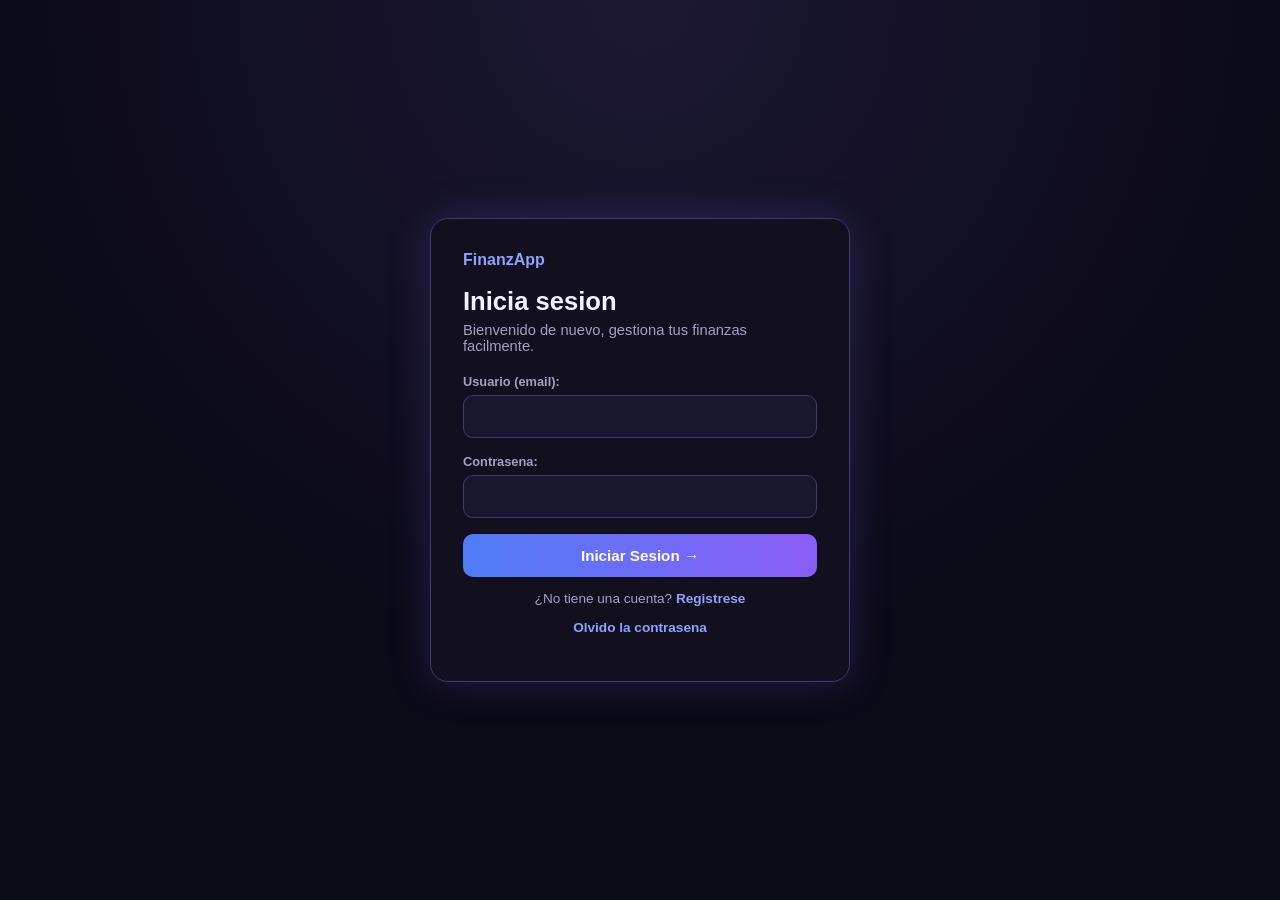
<file: legacy-html-js/index.html>
<!DOCTYPE html>
<html lang="es">
<head>
  <meta charset="UTF-8" />
  <meta name="viewport" content="width=device-width, initial-scale=1.0" />
  <title>FinanzApp | Iniciar sesion</title>
  <link rel="stylesheet" href="css/styles.css" />
</head>
<body>

  <!-- Tarjeta del formulario de inicio de sesion -->
  <main class="tarjeta-auth">
    <div class="tarjeta-auth__marca">FinanzApp</div>
    <h1>Inicia sesion</h1>
    <p class="tarjeta-auth__subtitulo">
      Bienvenido de nuevo, gestiona tus finanzas facilmente.
    </p>

    <!-- Alertas de error y de exito, ocultas por defecto -->
    <div id="alertaError" class="alerta alerta--error oculto" role="alert"></div>
    <div id="alertaExito" class="alerta alerta--exito oculto" role="status"></div>

    <form id="formLogin" novalidate>
      <div class="campo" id="campoEmail">
        <label for="email">Usuario (email):</label>
        <input type="email" id="email" name="email" autocomplete="email" />
        <div class="campo__mensaje-error"></div>
      </div>

      <div class="campo" id="campoPassword">
        <label for="password">Contrasena:</label>
        <input type="password" id="password" name="password" autocomplete="current-password" />
        <div class="campo__mensaje-error"></div>
      </div>

      <button type="submit" class="boton">Iniciar Sesion &rarr;</button>
    </form>

    <p class="enlace-auxiliar">
      ¿No tiene una cuenta? <a href="registro.html">Registrese</a>
    </p>
    <p class="enlace-auxiliar">
      <a href="recuperar.html" id="enlaceOlvidoPassword">Olvido la contrasena</a>
    </p>
  </main>

  <script src="js/storage.js"></script>
  <script src="js/validaciones.js"></script>
  <script src="js/auth.js"></script>
</body>
</html>
</file>
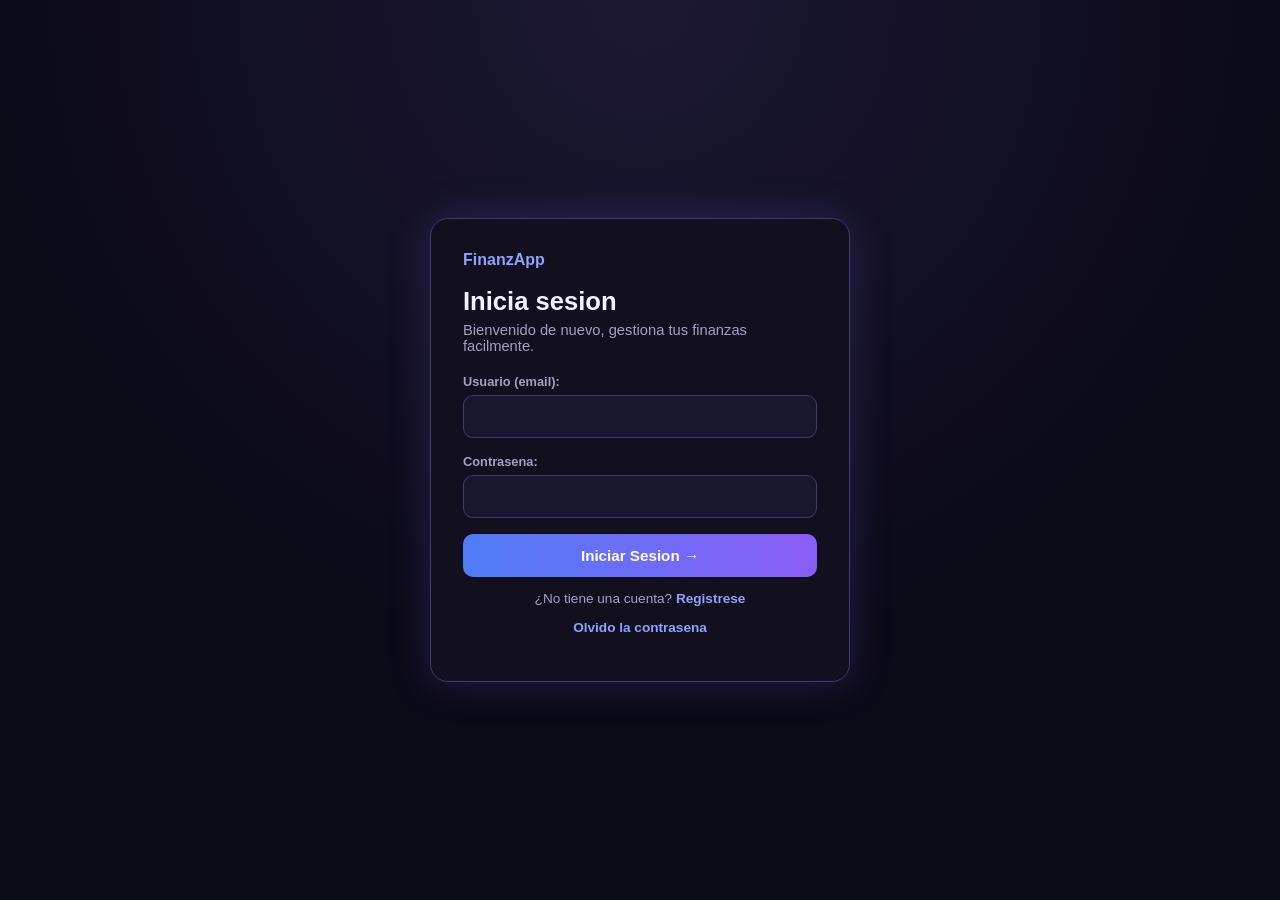
<file: legacy-html-js/admin.html>
<!DOCTYPE html>
<html lang="es">
<head>
  <meta charset="UTF-8" />
  <meta name="viewport" content="width=device-width, initial-scale=1.0" />
  <title>FinanzApp | Gestion de usuarios</title>
  <link rel="stylesheet" href="css/styles.css" />
</head>
<body class="admin-body">

  <!-- Encabezado del panel administrativo -->
  <header class="admin-header">
    <div class="admin-header__marca">
      FinanzApp <span>/ ADMIN</span>
    </div>
    <div class="admin-header__sesion">
      <span>Sesion: <strong id="nombreSesion">Administrador</strong></span>
      <a href="perfil.html" class="boton-chico" style="text-decoration:none;">Mi perfil</a>
      <button type="button" class="boton-chico" id="botonCerrarSesion">Cerrar sesion</button>
    </div>
  </header>

  <main class="admin-main">
    <h1>Gestion de usuarios</h1>
    <p class="admin-main__subtitulo">
      Consulta, edita o elimina las cuentas registradas en FinanzApp.
    </p>

    <!-- Tabla con los usuarios almacenados (equivalente a SELECT * FROM usuarios) -->
    <table class="tabla-usuarios">
      <thead>
        <tr>
          <th>Nombre</th>
          <th>Cedula</th>
          <th>Email</th>
          <th>Rol</th>
          <th>Saldo</th>
          <th>Acciones</th>
        </tr>
      </thead>
      <tbody id="cuerpoTablaUsuarios">
        <!-- Filas generadas dinamicamente por admin.js -->
      </tbody>
    </table>

    <!-- Panel de edicion, oculto hasta que se presiona "Editar" -->
    <section class="panel-edicion oculto" id="panelEdicion">
      <h2 id="tituloEdicion">Editando usuario</h2>
      <form id="formEdicion">
        <input type="hidden" id="editId" />
        <div class="panel-edicion__grid">
          <div class="campo" id="campoEditNombres">
            <label for="editNombres">Nombres</label>
            <input type="text" id="editNombres" />
          </div>
          <div class="campo" id="campoEditApellidos">
            <label for="editApellidos">Apellidos</label>
            <input type="text" id="editApellidos" />
          </div>
          <div class="campo" id="campoEditCedula">
            <label for="editCedula">Cedula</label>
            <input type="text" id="editCedula" inputmode="numeric" />
          </div>
          <div class="campo" id="campoEditFechaNacimiento">
            <label for="editFechaNacimiento">Fecha de nacimiento</label>
            <input type="date" id="editFechaNacimiento" />
          </div>
          <div class="campo" id="campoEditEmail">
            <label for="editEmail">Email</label>
            <input type="email" id="editEmail" />
          </div>
          <div class="campo">
            <label for="editRol">Rol</label>
            <select id="editRol">
              <option value="USER">USER</option>
              <option value="ADMIN">ADMIN</option>
            </select>
          </div>
        </div>
        <div class="panel-edicion__acciones">
          <button type="submit" class="boton">Guardar cambios</button>
          <button type="button" class="boton boton--secundario" id="botonCancelarEdicion">
            Cancelar
          </button>
        </div>
      </form>
    </section>
  </main>

  <script src="js/storage.js"></script>
  <script src="js/validaciones.js"></script>
  <script src="js/admin.js"></script>
</body>
</html>
</file>
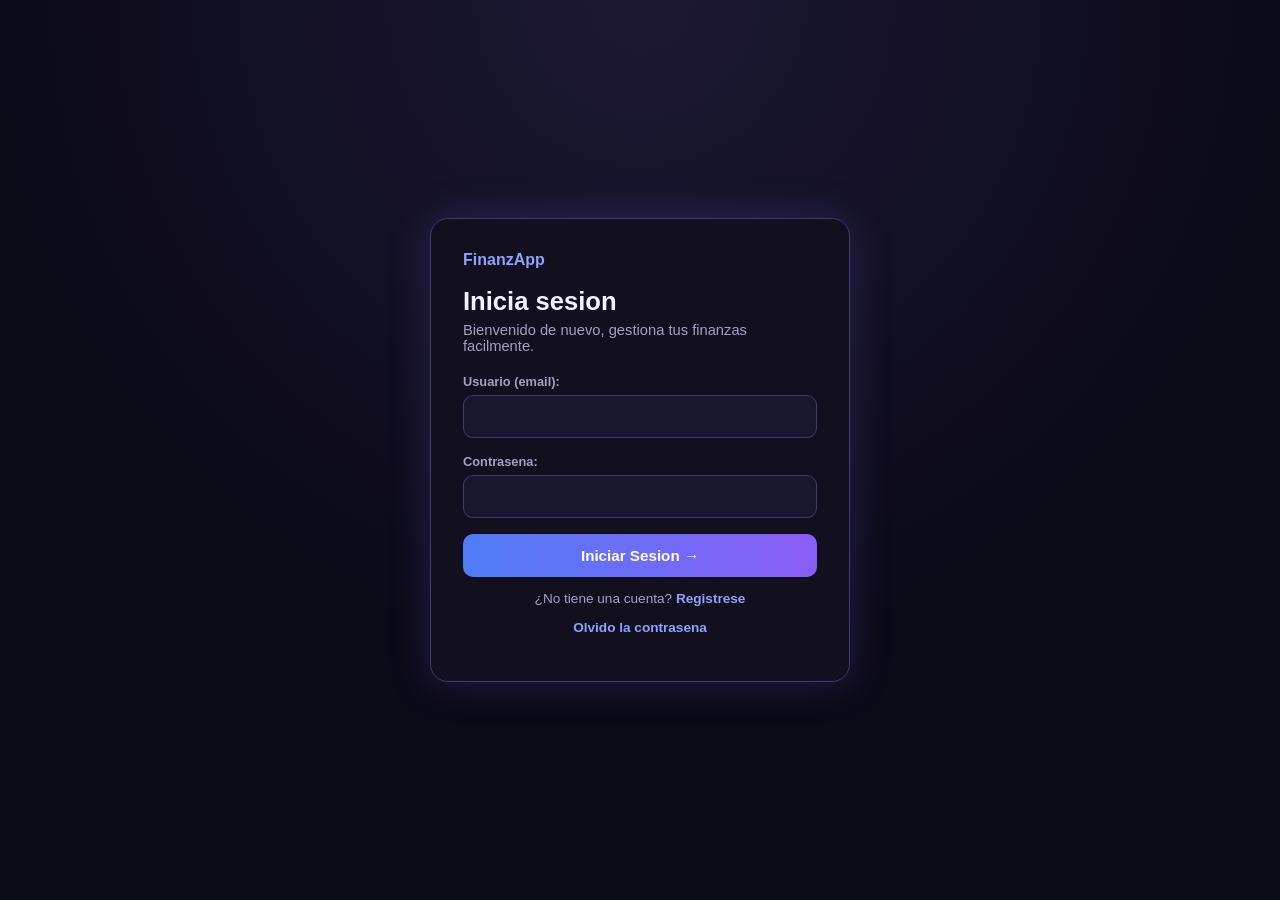
<file: legacy-html-js/bienvenida.html>
<!DOCTYPE html>
<html lang="es">
<head>
  <meta charset="UTF-8" />
  <meta name="viewport" content="width=device-width, initial-scale=1.0" />
  <title>FinanzApp | Mi cuenta</title>
  <link rel="stylesheet" href="css/styles.css" />
</head>
<body>

  <!-- Pantalla de bienvenida para usuarios con rol USER -->
  <main class="tarjeta-auth">
    <div class="tarjeta-auth__marca">FinanzApp</div>
    <h1 id="tituloBienvenida">Hola</h1>
    <p class="tarjeta-auth__subtitulo" id="resumenSaldo"></p>

    <a href="perfil.html" class="boton" style="display:block; text-align:center; text-decoration:none; margin-bottom: 10px;">
      Editar mi perfil
    </a>
    <button type="button" class="boton boton--secundario" id="botonCerrarSesion">
      Cerrar sesion
    </button>
  </main>

  <script src="js/storage.js"></script>
  <script>
    'use strict';

    // Proteccion de ruta: solo usuarios con sesion activa entran aqui.
    const usuarioActivo = Sesion.obtener();
    if (!usuarioActivo) {
      window.location.href = 'index.html';
    } else {
      document.getElementById('tituloBienvenida').textContent =
        `Hola, ${usuarioActivo.nombres}`;
      document.getElementById('resumenSaldo').textContent =
        `Tu saldo actual es $${Number(usuarioActivo.saldo).toFixed(2)}.`;
    }

    document.getElementById('botonCerrarSesion').addEventListener('click', () => {
      Sesion.cerrar();
      window.location.href = 'index.html';
    });
  </script>
</body>
</html>
</file>
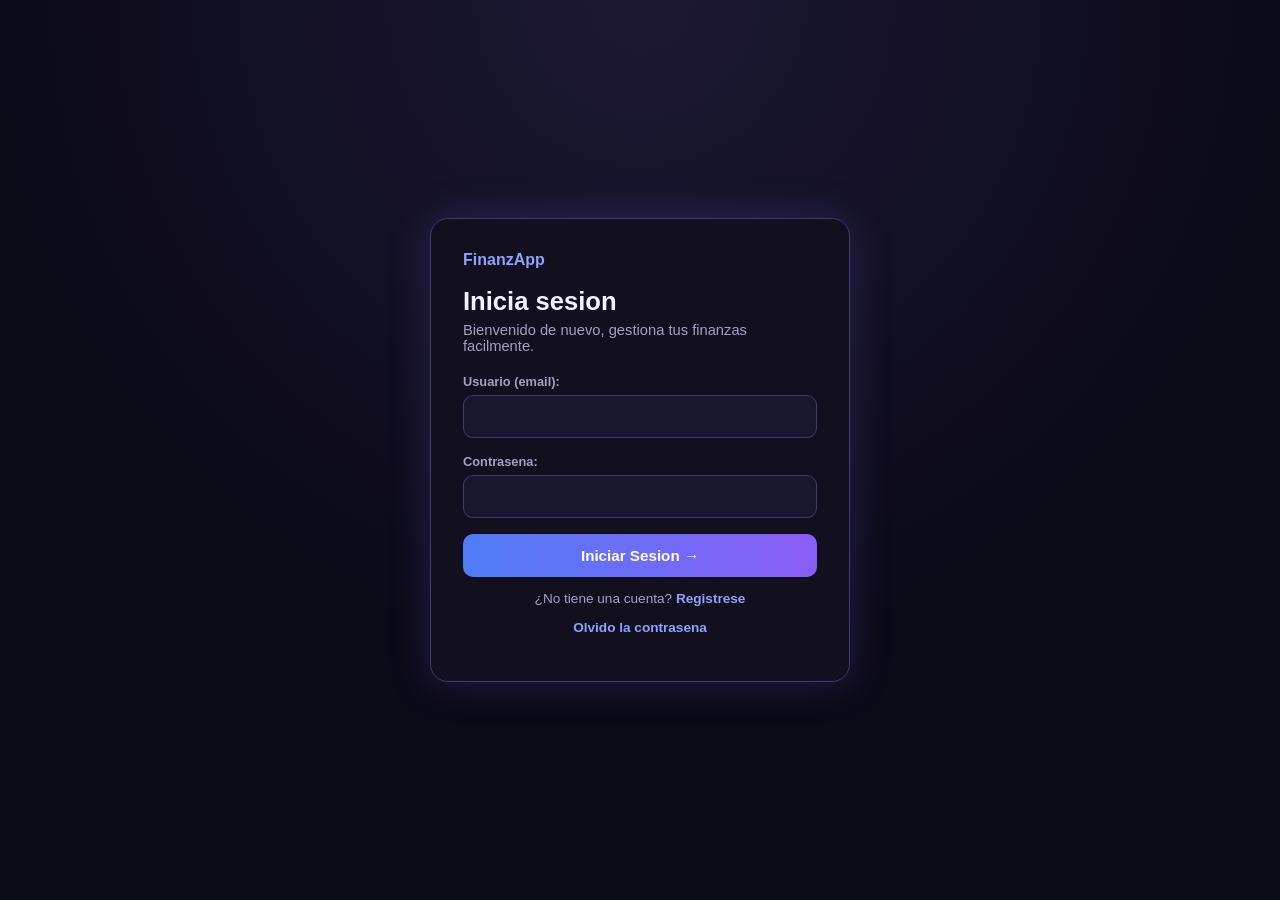
<file: legacy-html-js/perfil.html>
<!DOCTYPE html>
<html lang="es">
<head>
  <meta charset="UTF-8" />
  <meta name="viewport" content="width=device-width, initial-scale=1.0" />
  <title>FinanzApp | Mi perfil</title>
  <link rel="stylesheet" href="css/styles.css" />
</head>
<body>

  <!-- Formulario para que el usuario en sesion edite sus propios datos -->
  <main class="tarjeta-auth" style="max-width: 460px;">
    <div class="tarjeta-auth__marca">FinanzApp</div>
    <h1>Mi perfil</h1>
    <p class="tarjeta-auth__subtitulo">
      Actualiza tus datos personales. Deja la contrasena en blanco si no
      quieres cambiarla.
    </p>

    <div id="alertaError" class="alerta alerta--error oculto" role="alert"></div>
    <div id="alertaExito" class="alerta alerta--exito oculto" role="status"></div>

    <form id="formPerfil" novalidate>
      <div class="campo" id="campoNombres">
        <label for="nombres">Nombres</label>
        <input type="text" id="nombres" name="nombres" />
        <div class="campo__mensaje-error"></div>
      </div>

      <div class="campo" id="campoApellidos">
        <label for="apellidos">Apellidos</label>
        <input type="text" id="apellidos" name="apellidos" />
        <div class="campo__mensaje-error"></div>
      </div>

      <div class="campo" id="campoCedula">
        <label for="cedula">Cedula</label>
        <input type="text" id="cedula" name="cedula" inputmode="numeric" />
        <div class="campo__mensaje-error"></div>
      </div>

      <div class="campo" id="campoFechaNacimiento">
        <label for="fechaNacimiento">Fecha de nacimiento</label>
        <input type="date" id="fechaNacimiento" name="fechaNacimiento" />
        <div class="campo__mensaje-error"></div>
      </div>

      <div class="campo" id="campoEmail">
        <label for="email">Email</label>
        <input type="email" id="email" name="email" />
        <div class="campo__mensaje-error"></div>
      </div>

      <div class="campo" id="campoPasswordNueva">
        <label for="passwordNueva">Nueva contrasena (opcional)</label>
        <input type="password" id="passwordNueva" name="passwordNueva" autocomplete="new-password" />
        <div class="campo__mensaje-error"></div>
      </div>

      <button type="submit" class="boton">Guardar cambios</button>
    </form>

    <p class="enlace-auxiliar">
      <a href="#" id="enlaceVolver">&larr; Volver</a>
    </p>
  </main>

  <script src="js/storage.js"></script>
  <script src="js/validaciones.js"></script>
  <script src="js/perfil.js"></script>
</body>
</html>
</file>
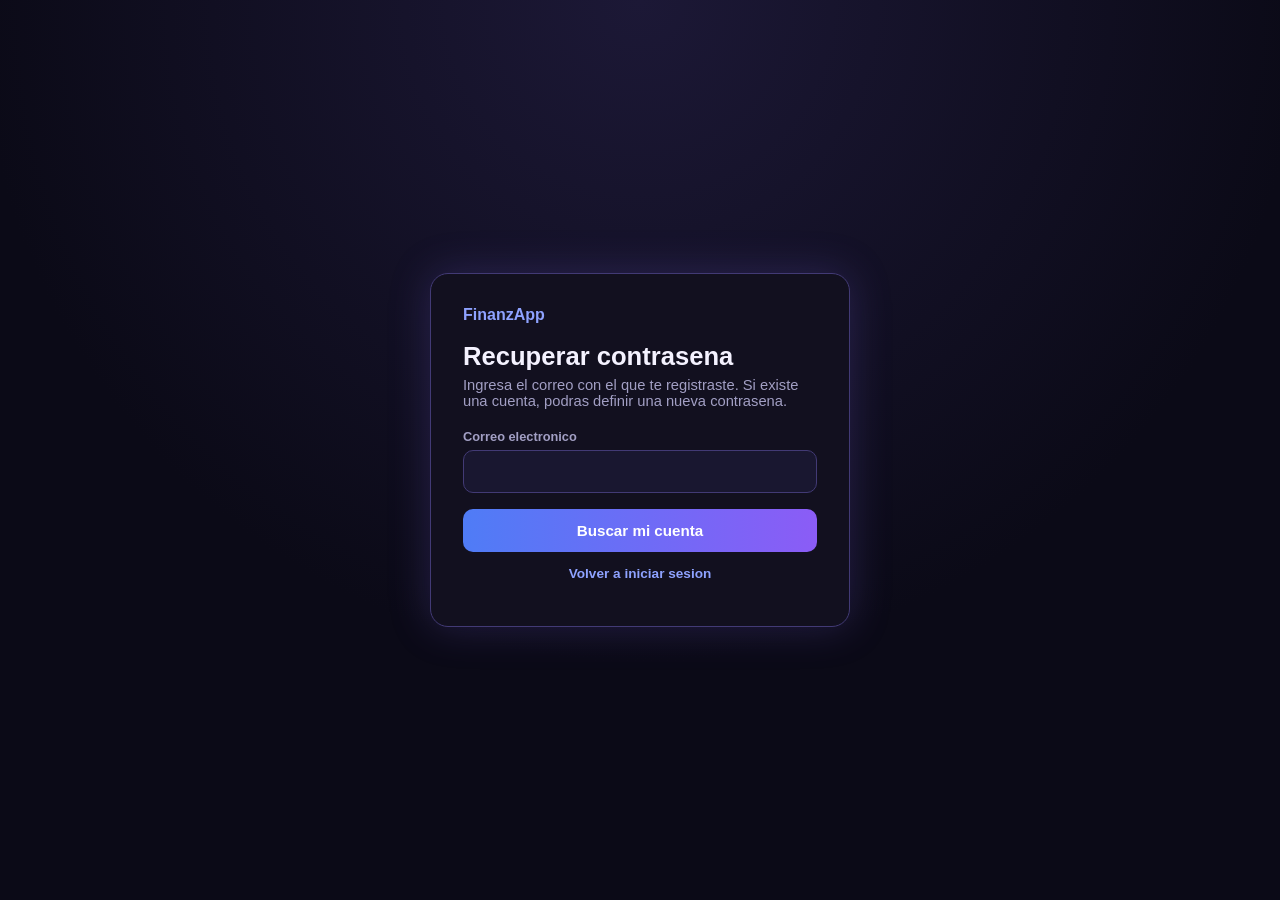
<file: legacy-html-js/recuperar.html>
<!DOCTYPE html>
<html lang="es">
<head>
  <meta charset="UTF-8" />
  <meta name="viewport" content="width=device-width, initial-scale=1.0" />
  <title>FinanzApp | Recuperar contrasena</title>
  <link rel="stylesheet" href="css/styles.css" />
</head>
<body>

  <!-- Tarjeta del flujo de recuperacion de contrasena -->
  <main class="tarjeta-auth">
    <div class="tarjeta-auth__marca">FinanzApp</div>
    <h1>Recuperar contrasena</h1>
    <p class="tarjeta-auth__subtitulo" id="textoAyuda">
      Ingresa el correo con el que te registraste. Si existe una cuenta,
      podras definir una nueva contrasena.
    </p>

    <!-- Alertas de error y de exito, ocultas por defecto -->
    <div id="alertaError" class="alerta alerta--error oculto" role="alert"></div>
    <div id="alertaExito" class="alerta alerta--exito oculto" role="status"></div>

    <!-- Paso 1: el usuario indica su correo -->
    <form id="formBuscarCuenta" novalidate>
      <div class="campo" id="campoEmailBusqueda">
        <label for="emailBusqueda">Correo electronico</label>
        <input type="email" id="emailBusqueda" name="emailBusqueda" autocomplete="email" />
        <div class="campo__mensaje-error"></div>
      </div>
      <button type="submit" class="boton">Buscar mi cuenta</button>
    </form>

    <!-- Paso 2: definir la nueva contrasena (oculto hasta validar el correo) -->
    <form id="formNuevaPassword" class="oculto" novalidate>
      <div class="campo" id="campoPasswordNueva">
        <label for="passwordNueva">Nueva contrasena</label>
        <input type="password" id="passwordNueva" name="passwordNueva" autocomplete="new-password" />
        <div class="campo__mensaje-error"></div>
      </div>
      <div class="campo" id="campoPasswordConfirmar">
        <label for="passwordConfirmar">Confirmar contrasena</label>
        <input type="password" id="passwordConfirmar" name="passwordConfirmar" autocomplete="new-password" />
        <div class="campo__mensaje-error"></div>
      </div>
      <button type="submit" class="boton">Guardar nueva contrasena</button>
    </form>

    <p class="enlace-auxiliar">
      <a href="index.html">Volver a iniciar sesion</a>
    </p>
  </main>

  <script src="js/storage.js"></script>
  <script src="js/validaciones.js"></script>
  <script src="js/recuperar.js"></script>
</body>
</html>
</file>
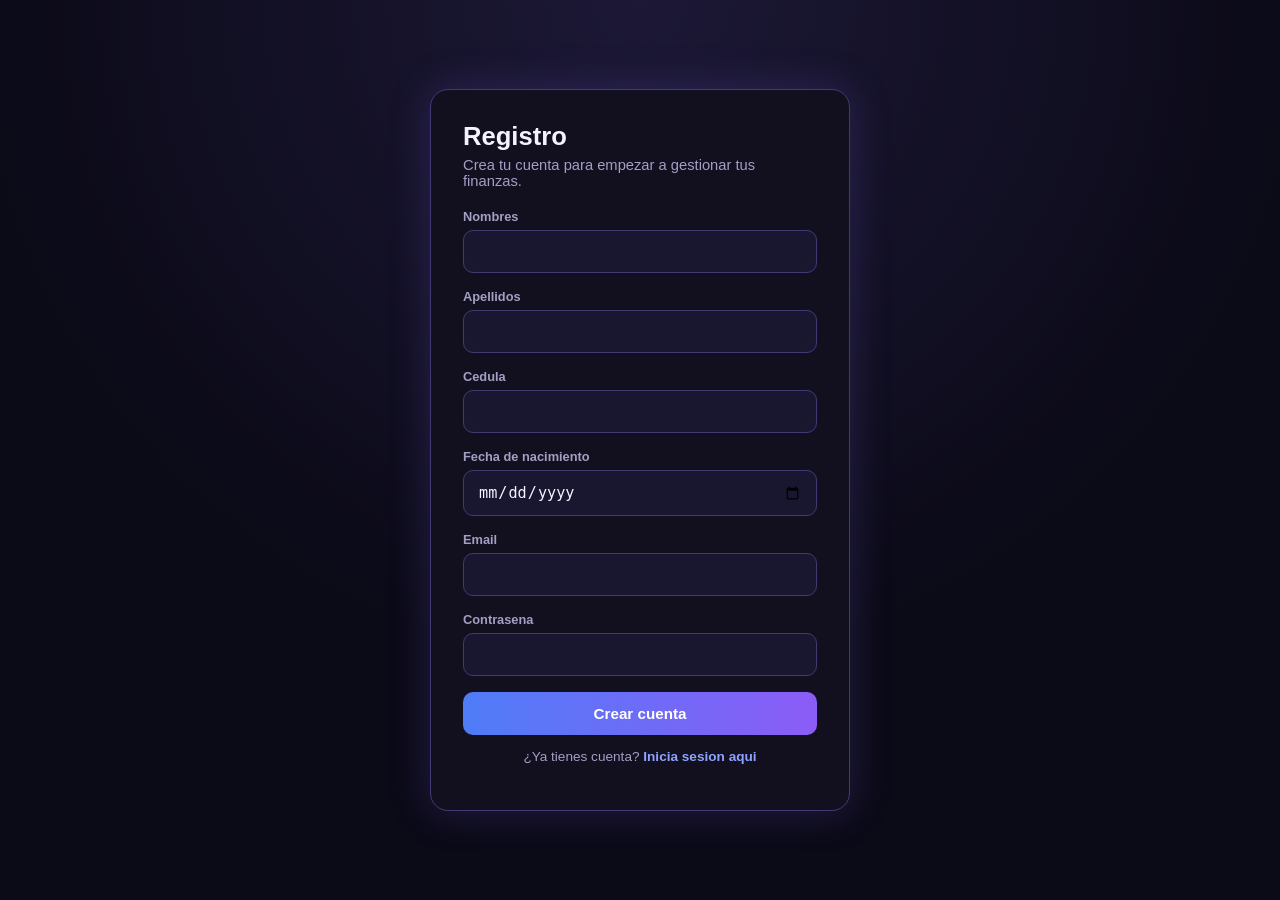
<file: legacy-html-js/registro.html>
<!DOCTYPE html>
<html lang="es">
<head>
  <meta charset="UTF-8" />
  <meta name="viewport" content="width=device-width, initial-scale=1.0" />
  <title>FinanzApp | Registro</title>
  <link rel="stylesheet" href="css/styles.css" />
</head>
<body>

  <!-- Tarjeta del formulario de registro de usuarios -->
  <main class="tarjeta-auth">
    <h1>Registro</h1>
    <p class="tarjeta-auth__subtitulo">
      Crea tu cuenta para empezar a gestionar tus finanzas.
    </p>

    <!-- Alerta general de error, oculta por defecto -->
    <div id="alertaError" class="alerta alerta--error oculto" role="alert">
      <strong>Error:</strong> Revisa los datos marcados.
      <div>Corrige los campos en rojo e intentalo de nuevo.</div>
    </div>

    <form id="formRegistro" novalidate>
      <div class="campo" id="campoNombres">
        <label for="nombres">Nombres</label>
        <input type="text" id="nombres" name="nombres" autocomplete="given-name" />
        <div class="campo__mensaje-error"></div>
      </div>

      <div class="campo" id="campoApellidos">
        <label for="apellidos">Apellidos</label>
        <input type="text" id="apellidos" name="apellidos" autocomplete="family-name" />
        <div class="campo__mensaje-error"></div>
      </div>

      <div class="campo" id="campoCedula">
        <label for="cedula">Cedula</label>
        <input type="text" id="cedula" name="cedula" inputmode="numeric" />
        <div class="campo__mensaje-error"></div>
      </div>

      <div class="campo" id="campoFechaNacimiento">
        <label for="fechaNacimiento">Fecha de nacimiento</label>
        <input type="date" id="fechaNacimiento" name="fechaNacimiento" />
        <div class="campo__mensaje-error"></div>
      </div>

      <div class="campo" id="campoEmail">
        <label for="email">Email</label>
        <input type="email" id="email" name="email" autocomplete="email" />
        <div class="campo__mensaje-error"></div>
      </div>

      <div class="campo" id="campoPassword">
        <label for="password">Contrasena</label>
        <input type="password" id="password" name="password" autocomplete="new-password" />
        <div class="campo__mensaje-error"></div>
      </div>

      <button type="submit" class="boton">Crear cuenta</button>
    </form>

    <p class="enlace-auxiliar">
      ¿Ya tienes cuenta? <a href="index.html">Inicia sesion aqui</a>
    </p>
  </main>

  <script src="js/storage.js"></script>
  <script src="js/validaciones.js"></script>
  <script src="js/auth.js"></script>
</body>
</html>
</file>
<file: legacy-html-js/css/styles.css>
/* ============================================================
   FinanzApp - Hoja de estilos (styles.css)
   Evidencia GA7-220501096-AA4-EV03
   ------------------------------------------------------------
   Paleta y componentes visuales tomados del prototipo funcional
   del proyecto formativo (fondo oscuro, acentos morado/azul).
   ============================================================ */

:root {
  --color-fondo: #0b0a17;
  --color-panel: #12101f;
  --color-borde: #423a75;
  --color-borde-foco: #6f5bd0;
  --color-texto: #f4f2ff;
  --color-texto-tenue: #a29fc4;
  --color-primario-inicio: #4f7cf6;
  --color-primario-fin: #8b5cf6;
  --color-error: #ff4d6d;
  --color-exito: #35d99a;
  --radio-borde: 10px;
}

* {
  box-sizing: border-box;
}

body {
  margin: 0;
  min-height: 100vh;
  font-family: 'Segoe UI', Roboto, Arial, sans-serif;
  background: radial-gradient(circle at top, #1c1836 0%, var(--color-fondo) 60%);
  color: var(--color-texto);
  display: flex;
  align-items: center;
  justify-content: center;
  padding: 32px 16px;
}

/* ---------- Tarjeta de autenticacion (login / registro) ---------- */

.tarjeta-auth {
  width: 100%;
  max-width: 420px;
  background: var(--color-panel);
  border: 1px solid var(--color-borde);
  border-radius: 18px;
  padding: 32px;
  box-shadow: 0 0 40px rgba(111, 91, 208, 0.25);
}

.tarjeta-auth__marca {
  display: flex;
  align-items: center;
  gap: 8px;
  margin-bottom: 18px;
  font-weight: 700;
  color: #8ea2ff;
}

.tarjeta-auth h1 {
  font-size: 1.6rem;
  margin: 0 0 6px;
}

.tarjeta-auth__subtitulo {
  color: var(--color-texto-tenue);
  margin: 0 0 20px;
  font-size: 0.92rem;
}

.campo {
  margin-bottom: 16px;
}

.campo label {
  display: block;
  font-size: 0.8rem;
  font-weight: 600;
  margin-bottom: 6px;
  color: var(--color-texto-tenue);
}

.campo input,
.campo select {
  width: 100%;
  padding: 12px 14px;
  background: #191730;
  border: 1px solid var(--color-borde);
  border-radius: var(--radio-borde);
  color: var(--color-texto);
  font-size: 0.95rem;
  outline: none;
  transition: border-color 0.15s ease;
}

.campo input:focus,
.campo select:focus {
  border-color: var(--color-borde-foco);
}

.campo.campo--error input,
.campo.campo--error select {
  border-color: var(--color-error);
}

.campo__mensaje-error {
  color: var(--color-error);
  font-size: 0.78rem;
  margin-top: 4px;
}

.alerta {
  border-radius: var(--radio-borde);
  padding: 12px 14px;
  margin-bottom: 18px;
  font-size: 0.85rem;
  border: 1px solid transparent;
}

.alerta--error {
  background: rgba(255, 77, 109, 0.12);
  border-color: rgba(255, 77, 109, 0.4);
  color: #ffb4c2;
}

.alerta--exito {
  background: rgba(53, 217, 154, 0.12);
  border-color: rgba(53, 217, 154, 0.4);
  color: #9df3d1;
}

.boton {
  width: 100%;
  padding: 13px 16px;
  border: none;
  border-radius: var(--radio-borde);
  background: linear-gradient(90deg, var(--color-primario-inicio), var(--color-primario-fin));
  color: #fff;
  font-size: 0.95rem;
  font-weight: 600;
  cursor: pointer;
  transition: transform 0.1s ease, opacity 0.15s ease;
}

.boton:hover {
  opacity: 0.92;
}

.boton:active {
  transform: scale(0.99);
}

.boton--secundario {
  background: transparent;
  border: 1px solid var(--color-borde);
}

.enlace-auxiliar {
  text-align: center;
  font-size: 0.85rem;
  color: var(--color-texto-tenue);
  margin-top: 14px;
}

.enlace-auxiliar a {
  color: #8ea2ff;
  text-decoration: none;
  font-weight: 600;
}

.enlace-auxiliar a:hover {
  text-decoration: underline;
}

/* ---------- Panel administrativo (gestion de usuarios) ---------- */

body.admin-body {
  display: block;
  padding: 0;
}

.admin-header {
  display: flex;
  align-items: center;
  justify-content: space-between;
  padding: 16px 32px;
  border-bottom: 1px solid var(--color-borde);
  background: var(--color-panel);
}

.admin-header__marca {
  font-weight: 700;
  color: #8ea2ff;
}

.admin-header__marca span {
  color: var(--color-texto-tenue);
  font-weight: 400;
  font-size: 0.8rem;
  margin-left: 6px;
}

.admin-header__sesion {
  display: flex;
  align-items: center;
  gap: 16px;
  font-size: 0.85rem;
  color: var(--color-texto-tenue);
}

.admin-main {
  max-width: 1100px;
  margin: 0 auto;
  padding: 32px;
}

.admin-main h1 {
  margin-bottom: 4px;
}

.admin-main__subtitulo {
  color: var(--color-texto-tenue);
  margin-top: 0;
  margin-bottom: 24px;
}

.tabla-usuarios {
  width: 100%;
  border-collapse: collapse;
  background: var(--color-panel);
  border: 1px solid var(--color-borde);
  border-radius: var(--radio-borde);
  overflow: hidden;
}

.tabla-usuarios th,
.tabla-usuarios td {
  text-align: left;
  padding: 14px 16px;
  border-bottom: 1px solid var(--color-borde);
  font-size: 0.88rem;
}

.tabla-usuarios th {
  color: var(--color-texto-tenue);
  font-weight: 600;
  font-size: 0.75rem;
  text-transform: uppercase;
  letter-spacing: 0.04em;
}

.tabla-usuarios tr:last-child td {
  border-bottom: none;
}

.insignia-rol {
  display: inline-block;
  padding: 3px 10px;
  border-radius: 999px;
  font-size: 0.72rem;
  font-weight: 700;
}

.insignia-rol--ADMIN {
  background: rgba(139, 92, 246, 0.2);
  color: #c4b5fd;
}

.insignia-rol--USER {
  background: rgba(79, 124, 246, 0.2);
  color: #a5c0ff;
}

.acciones-fila {
  display: flex;
  gap: 8px;
}

.boton-chico {
  padding: 6px 12px;
  border-radius: 8px;
  border: 1px solid var(--color-borde);
  background: transparent;
  color: var(--color-texto);
  font-size: 0.8rem;
  cursor: pointer;
}

.boton-chico--editar {
  color: #8ea2ff;
  border-color: rgba(142, 162, 255, 0.4);
}

.boton-chico--eliminar {
  color: #ff8fa3;
  border-color: rgba(255, 143, 163, 0.4);
}

.panel-edicion {
  margin-top: 24px;
  background: var(--color-panel);
  border: 1px solid var(--color-borde-foco);
  border-radius: var(--radio-borde);
  padding: 24px;
}

.panel-edicion h2 {
  margin-top: 0;
}

.panel-edicion__grid {
  display: grid;
  grid-template-columns: 1fr 1fr;
  gap: 16px;
}

.panel-edicion__acciones {
  display: flex;
  gap: 10px;
  margin-top: 8px;
}

.panel-edicion__acciones .boton {
  width: auto;
  padding: 10px 20px;
}

.oculto {
  display: none !important;
}

@media (max-width: 640px) {
  .panel-edicion__grid {
    grid-template-columns: 1fr;
  }

  .admin-main {
    padding: 20px;
  }
}
</file>
